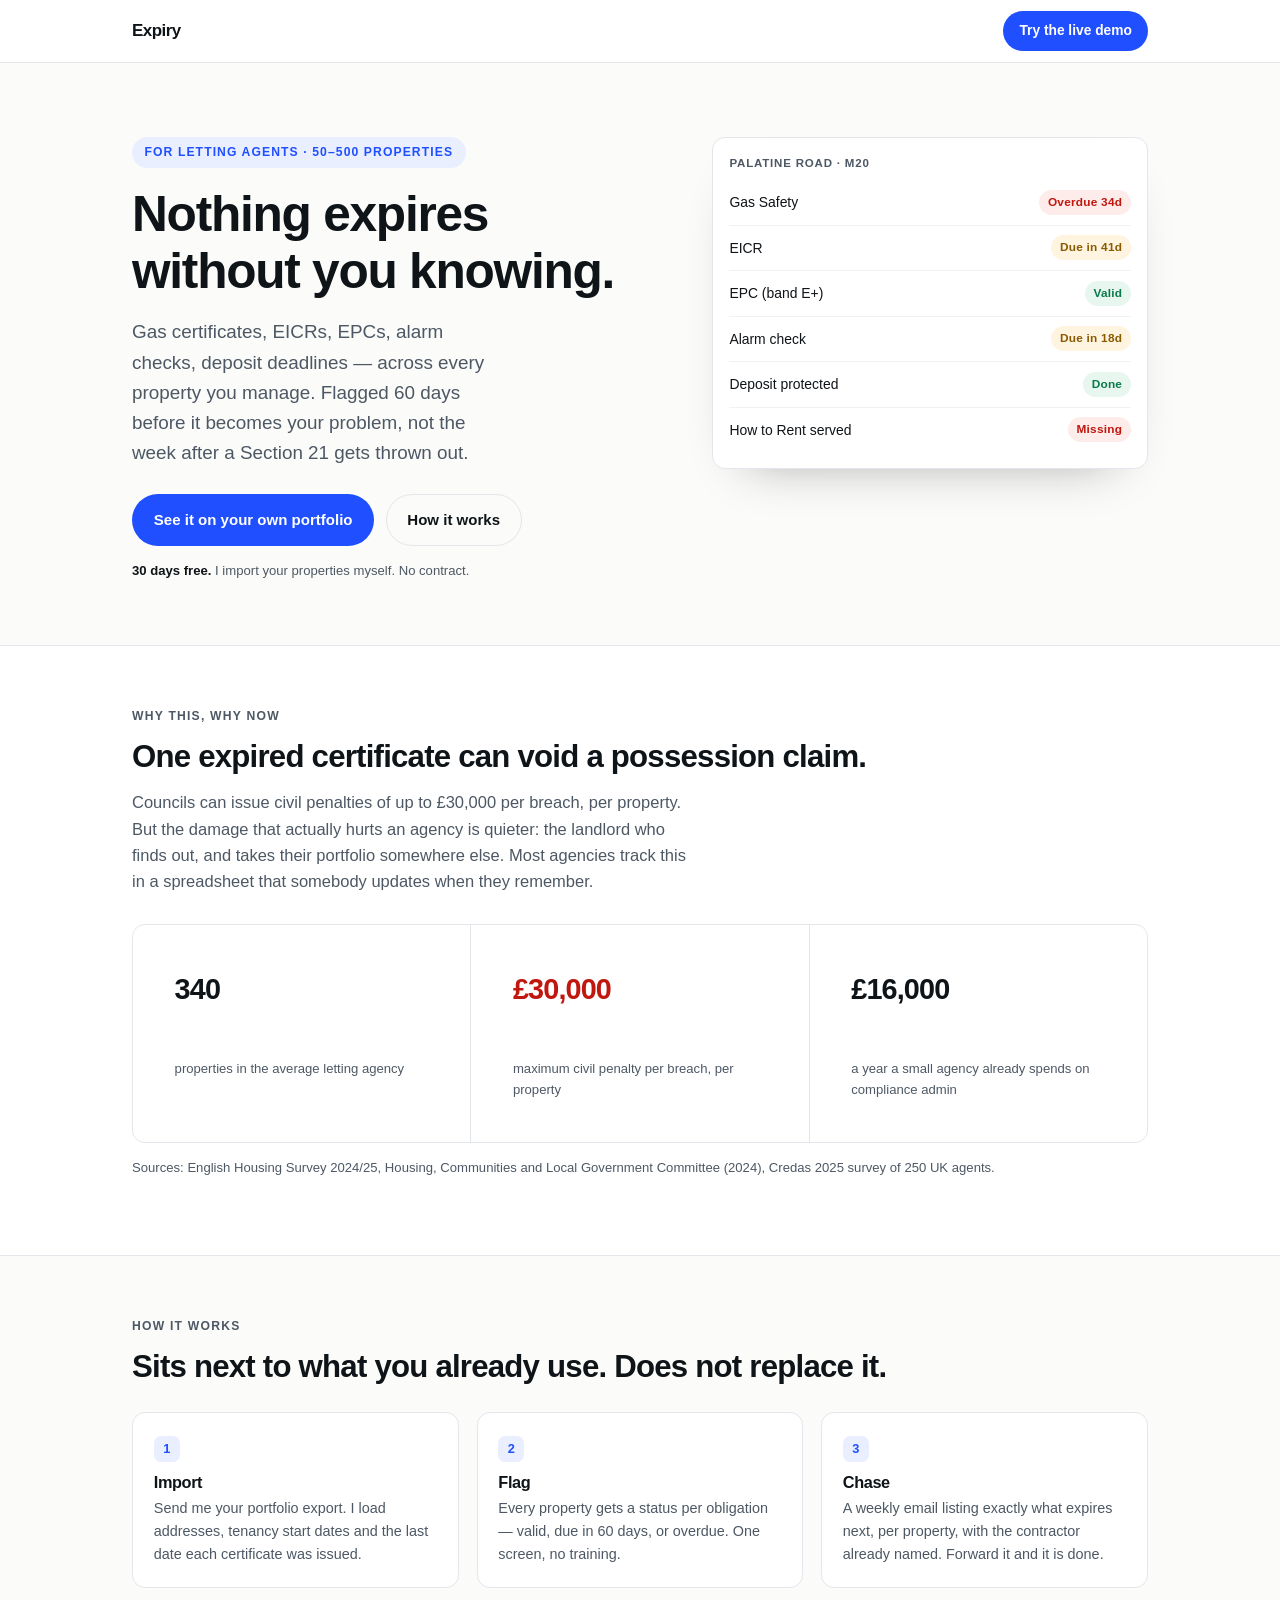
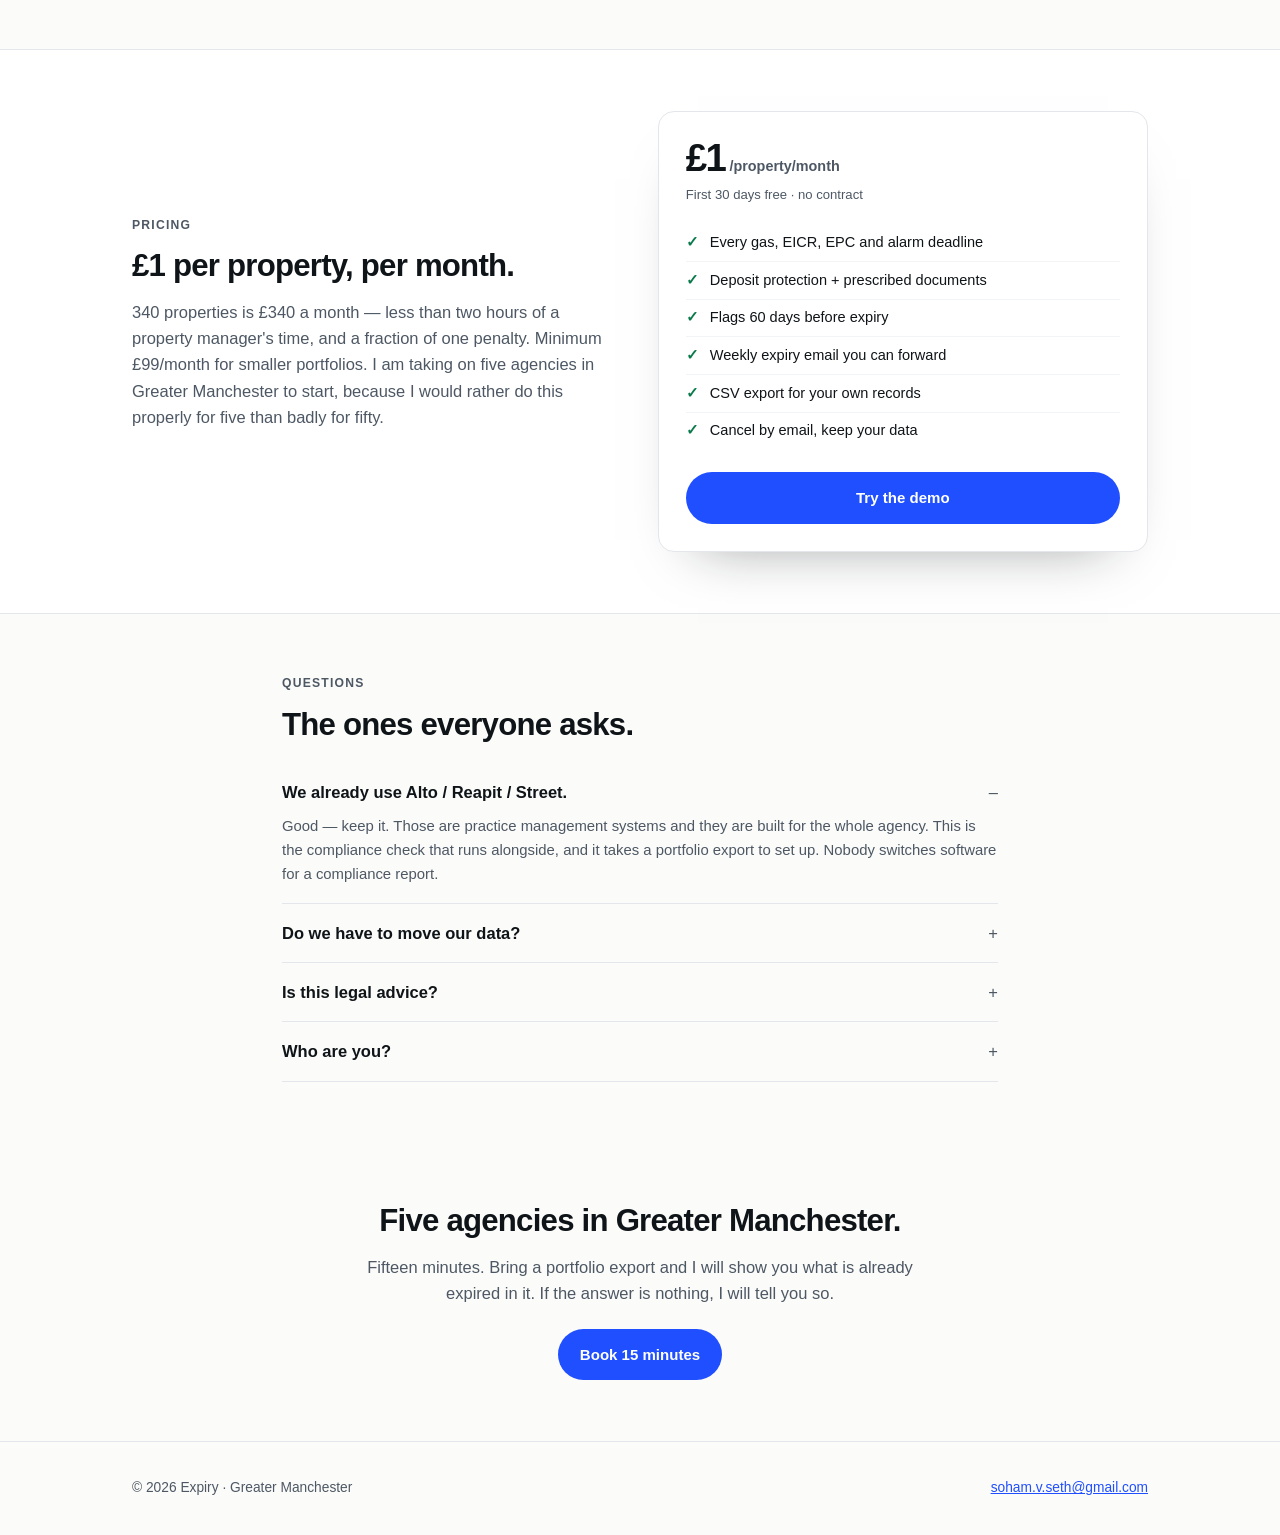
<file: site/index.html>
<!DOCTYPE html>
<html lang="en-GB">
<head>
<meta charset="utf-8">
<meta name="viewport" content="width=device-width, initial-scale=1">
<title>Expiry — nothing expires without you knowing</title>
<meta name="description" content="Compliance tracker for UK letting agents. Gas, EICR, EPC, alarms and deposit deadlines across every property, flagged 60 days early.">
<link rel="stylesheet" href="style.css">
<style>
  header { padding: clamp(2.6rem, 6vw, 4.6rem) 0 clamp(2rem, 4vw, 3rem); }
  .lede { font-size: clamp(1.02rem, 1.9vw, 1.18rem); color: var(--ink-soft); max-width: 36ch; }
  .cta-row { display: flex; gap: .7rem; flex-wrap: wrap; margin: 1.6rem 0 .9rem; }
  .hero-grid { display: grid; grid-template-columns: 1.1fr .9fr; gap: 3rem; align-items: start; }
  .shot { border: 1px solid var(--line); border-radius: var(--radius); background: var(--white); padding: 1rem; box-shadow: 0 24px 50px -36px rgba(15,20,24,.45); }
  .shot .row { display: flex; justify-content: space-between; align-items: center; gap: .5rem; padding: .6rem 0; border-bottom: 1px solid #f0f2f5; font-size: .87rem; }
  .shot .row:last-child { border-bottom: 0; }
  .shot .head { font-size: .72rem; font-weight: 700; letter-spacing: .07em; text-transform: uppercase; color: var(--ink-soft); padding-bottom: .5rem; }
  .math { display: grid; grid-template-columns: repeat(3, 1fr); gap: 1px; background: var(--line); border: 1px solid var(--line); border-radius: var(--radius); overflow: hidden; margin-top: 1.8rem; }
  .math div { background: var(--white); padding: 1.3rem; }
  .math .n { font-size: clamp(1.3rem, 2.9vw, 1.8rem); font-weight: 800; letter-spacing: -.03em; }
  .math .n.hot { color: var(--bad); }
  .math .l { font-size: .82rem; color: var(--ink-soft); margin-top: .25rem; }
  .cards { display: grid; grid-template-columns: repeat(auto-fit, minmax(220px, 1fr)); gap: 1.1rem; margin-top: 1.7rem; }
  .card { background: var(--white); border: 1px solid var(--line); border-radius: var(--radius); padding: 1.3rem; }
  .card p { font-size: .9rem; color: var(--ink-soft); margin: .35rem 0 0; }
  .num { display: inline-flex; align-items: center; justify-content: center; width: 26px; height: 26px; border-radius: 7px; background: var(--accent-soft); color: var(--accent); font-weight: 800; font-size: .8rem; margin-bottom: .7rem; }
  .price-wrap { display: grid; grid-template-columns: 1fr 1fr; gap: 2.2rem; align-items: center; }
  .price-card { background: var(--white); border: 1px solid var(--line); border-radius: 16px; padding: 1.7rem; box-shadow: 0 28px 56px -40px rgba(15,20,24,.5); }
  .amount { font-size: 2.4rem; font-weight: 800; letter-spacing: -.04em; line-height: 1; }
  .amount small { font-size: .9rem; font-weight: 600; color: var(--ink-soft); letter-spacing: 0; }
  .price-card ul { list-style: none; padding: 0; margin: 1.2rem 0 1.4rem; }
  .price-card li { padding: .42rem 0 .42rem 1.5rem; position: relative; font-size: .91rem; border-bottom: 1px solid #f2f4f6; }
  .price-card li:last-child { border-bottom: 0; }
  .price-card li::before { content: "✓"; position: absolute; left: 0; color: var(--good); font-weight: 800; }
  details { border-bottom: 1px solid var(--line); padding: 1rem 0; }
  details summary { cursor: pointer; font-weight: 650; list-style: none; display: flex; justify-content: space-between; gap: 1rem; }
  details summary::-webkit-details-marker { display: none; }
  details summary::after { content: "+"; color: var(--ink-soft); font-weight: 400; }
  details[open] summary::after { content: "–"; }
  details p { margin: .6rem 0 0; color: var(--ink-soft); font-size: .93rem; }
  @media (max-width: 840px) { .hero-grid, .price-wrap { grid-template-columns: 1fr; gap: 2rem; } .math { grid-template-columns: 1fr; } }
</style>
</head>
<body>

<nav>
  <div class="wrap">
    <div class="brand" data-cfg="brand">Expiry</div>
    <a class="btn btn-primary btn-sm" href="app.html">Try the live demo</a>
  </div>
</nav>

<header>
  <div class="wrap hero-grid">
    <div>
      <div class="eyebrow">For <span data-cfg="niche">letting agents</span> · 50–500 properties</div>
      <h1>Nothing expires without you knowing.</h1>
      <p class="lede" style="margin-top:1.1rem">
        Gas certificates, EICRs, EPCs, alarm checks, deposit deadlines — across every
        property you manage. Flagged 60 days before it becomes your problem, not
        the week after a Section 21 gets thrown out.
      </p>
      <div class="cta-row">
        <a class="btn btn-primary" href="app.html">See it on your own portfolio</a>
        <a class="btn btn-ghost" href="#how">How it works</a>
      </div>
      <p class="tiny muted"><b style="color:var(--ink)">30 days free.</b> I import your properties myself. No contract.</p>
    </div>

    <div class="shot" aria-hidden="true">
      <div class="head">Palatine Road · M20</div>
      <div class="row"><span>Gas Safety</span><span class="pill pill-bad">Overdue 34d</span></div>
      <div class="row"><span>EICR</span><span class="pill pill-warn">Due in 41d</span></div>
      <div class="row"><span>EPC (band E+)</span><span class="pill pill-good">Valid</span></div>
      <div class="row"><span>Alarm check</span><span class="pill pill-warn">Due in 18d</span></div>
      <div class="row"><span>Deposit protected</span><span class="pill pill-good">Done</span></div>
      <div class="row"><span>How to Rent served</span><span class="pill pill-bad">Missing</span></div>
    </div>
  </div>
</header>

<section class="band">
  <div class="wrap">
    <div class="kicker">Why this, why now</div>
    <h2>One expired certificate can void a possession claim.</h2>
    <p class="muted" style="max-width:62ch;margin-top:.9rem">
      Councils can issue civil penalties of up to £30,000 per breach, per property.
      But the damage that actually hurts an agency is quieter: the landlord who
      finds out, and takes their portfolio somewhere else. Most agencies track
      this in a spreadsheet that somebody updates when they remember.
    </p>
    <div class="math">
      <div>
        <div class="n">340</div>
        <div class="l">properties in the average letting agency</div>
      </div>
      <div>
        <div class="n hot">£30,000</div>
        <div class="l">maximum civil penalty per breach, per property</div>
      </div>
      <div>
        <div class="n">£16,000</div>
        <div class="l">a year a small agency already spends on compliance admin</div>
      </div>
    </div>
    <p class="tiny muted" style="margin-top:.9rem">
      Sources: English Housing Survey 2024/25, Housing, Communities and Local Government
      Committee (2024), Credas 2025 survey of 250 UK agents.
    </p>
  </div>
</section>

<section id="how">
  <div class="wrap">
    <div class="kicker">How it works</div>
    <h2>Sits next to what you already use. Does not replace it.</h2>
    <div class="cards">
      <div class="card">
        <div class="num">1</div>
        <h3>Import</h3>
        <p>Send me your portfolio export. I load addresses, tenancy start dates and the last date each certificate was issued.</p>
      </div>
      <div class="card">
        <div class="num">2</div>
        <h3>Flag</h3>
        <p>Every property gets a status per obligation — valid, due in 60 days, or overdue. One screen, no training.</p>
      </div>
      <div class="card">
        <div class="num">3</div>
        <h3>Chase</h3>
        <p>A weekly email listing exactly what expires next, per property, with the contractor already named. Forward it and it is done.</p>
      </div>
    </div>
  </div>
</section>

<section class="band">
  <div class="wrap price-wrap">
    <div>
      <div class="kicker">Pricing</div>
      <h2><span data-cfg="price">£1</span> per property, per month.</h2>
      <p class="muted" style="margin-top:.9rem">
        340 properties is £340 a month — less than two hours of a property
        manager's time, and a fraction of one penalty. Minimum <span data-cfg="min">£99</span>/month for
        smaller portfolios. I am taking on five agencies in Greater Manchester
        to start, because I would rather do this properly for five than badly for fifty.
      </p>
    </div>
    <div class="price-card">
      <div class="amount"><span data-cfg="price">£1</span><small> /property/month</small></div>
      <p class="tiny muted" style="margin-top:.4rem">First 30 days free · no contract</p>
      <ul>
        <li>Every gas, EICR, EPC and alarm deadline</li>
        <li>Deposit protection + prescribed documents</li>
        <li>Flags 60 days before expiry</li>
        <li>Weekly expiry email you can forward</li>
        <li>CSV export for your own records</li>
        <li>Cancel by email, keep your data</li>
      </ul>
      <a class="btn btn-primary" href="app.html" style="width:100%">Try the demo</a>
    </div>
  </div>
</section>

<section>
  <div class="wrap" style="max-width:760px">
    <div class="kicker">Questions</div>
    <h2 style="margin-bottom:1.3rem">The ones everyone asks.</h2>
    <details open>
      <summary>We already use Alto / Reapit / Street.</summary>
      <p>Good — keep it. Those are practice management systems and they are built for the whole agency. This is the compliance check that runs alongside, and it takes a portfolio export to set up. Nobody switches software for a compliance report.</p>
    </details>
    <details>
      <summary>Do we have to move our data?</summary>
      <p>You send an export, I import it, and the demo stores nothing on a server. If you want the hosted version later, it is your call and your data comes with you.</p>
    </details>
    <details>
      <summary>Is this legal advice?</summary>
      <p>No. It is a reminder system. You remain responsible for holding valid certificates and serving the right documents before a tenancy starts. Nothing here makes an agency compliant on its own.</p>
    </details>
    <details>
      <summary>Who are you?</summary>
      <p><span data-cfg="founder">Soham Vishal Seth</span>, based in <span data-cfg="town">Greater Manchester</span>, building this on my own. That is why it costs £1 per property and not £1.50 with a three-year contract — and why you get me on the phone, not a support queue.</p>
    </details>
  </div>
</section>

<section>
  <div class="wrap" style="text-align:center;max-width:620px">
    <h2>Five agencies in <span data-cfg="town">Greater Manchester</span>.</h2>
    <p class="muted" style="margin:.9rem 0 1.4rem">
      Fifteen minutes. Bring a portfolio export and I will show you what is
      already expired in it. If the answer is nothing, I will tell you so.
    </p>
    <a class="btn btn-primary" href="mailto:soham.v.seth@gmail.com" data-cfg-link="booking">Book 15 minutes</a>
  </div>
</section>

<footer>
  <div class="wrap">
    <div>© <span id="yr">2026</span> <span data-cfg="brand">Expiry</span> · <span data-cfg="town">Greater Manchester</span></div>
    <div><a href="mailto:soham.v.seth@gmail.com" data-cfg-link="email" data-cfg="email">soham.v.seth@gmail.com</a></div>
  </div>
</footer>
<script src="config.js"></script>
<script>document.getElementById("yr").textContent = new Date().getFullYear();</script>
</body>
</html>
</file>
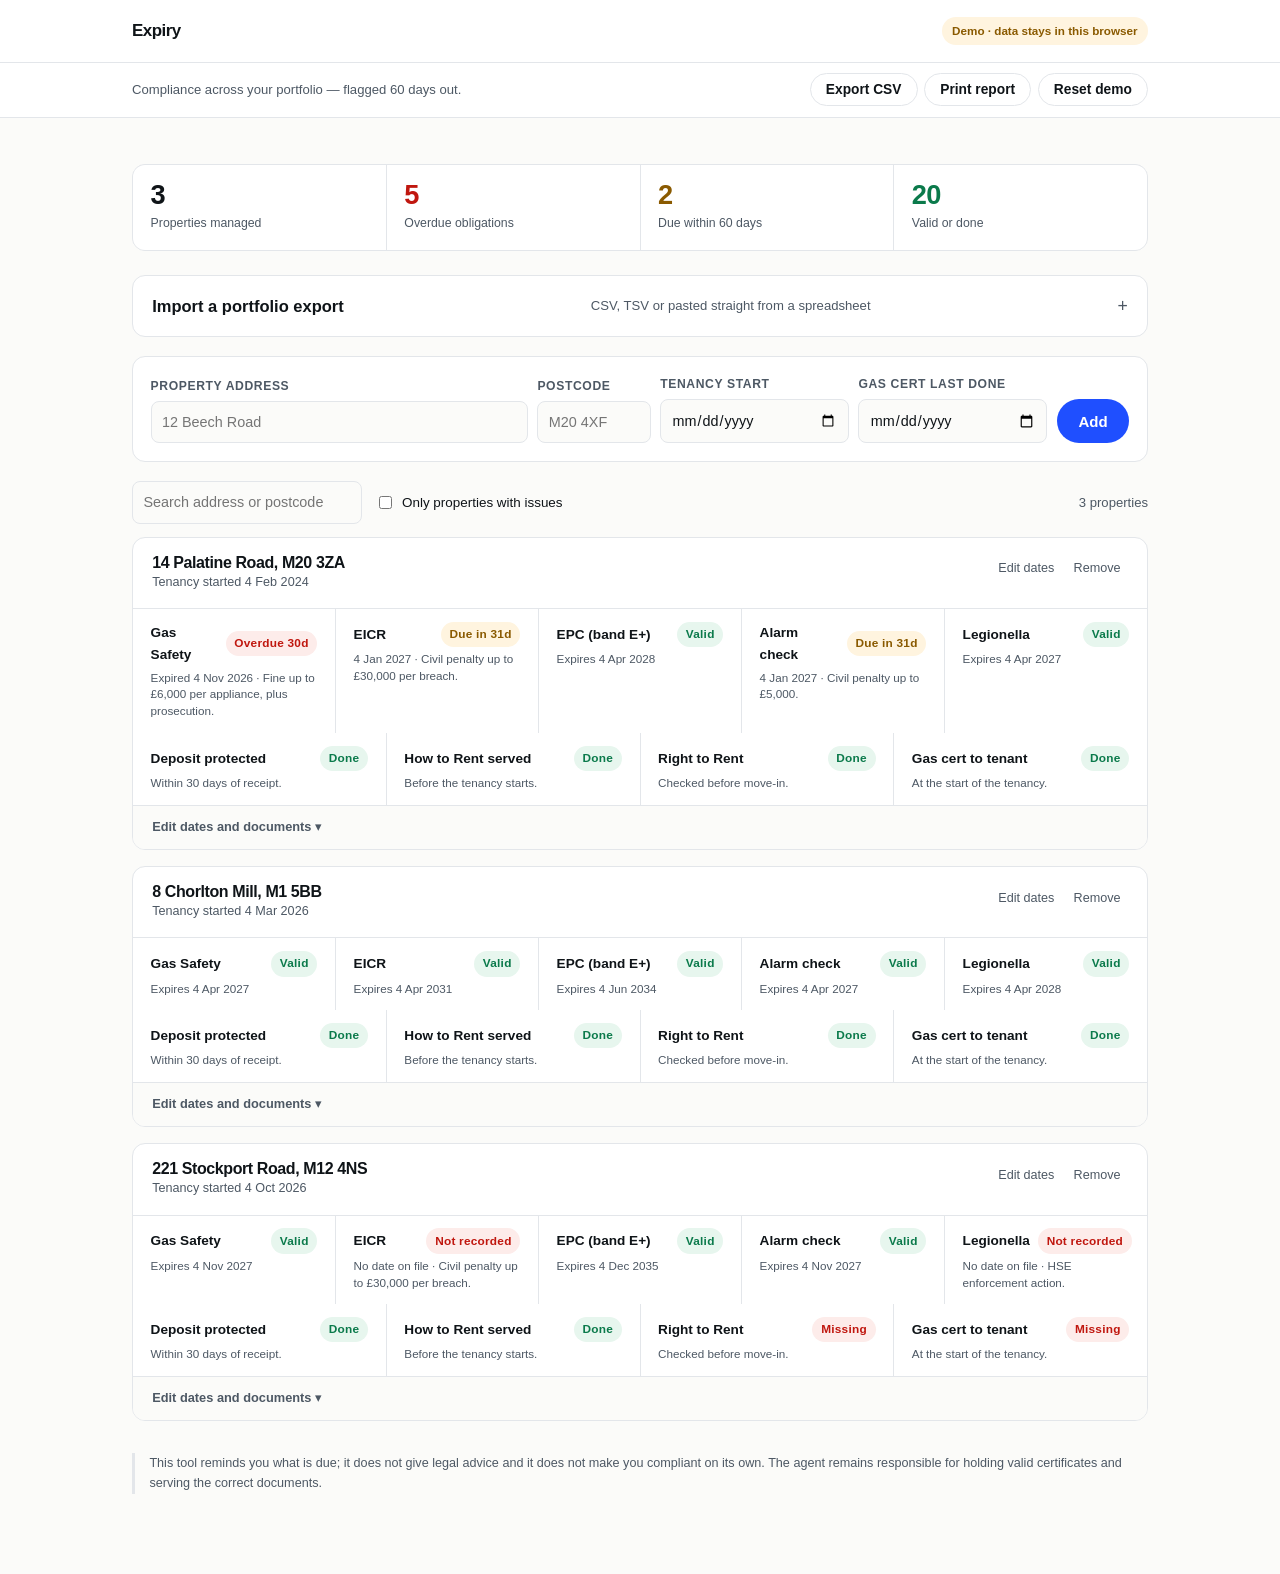
<file: site/app.html>
<!DOCTYPE html>
<html lang="en-GB">
<head>
<meta charset="utf-8">
<meta name="viewport" content="width=device-width, initial-scale=1">
<title>Expiry — compliance tracker for lettings portfolios</title>
<meta name="description" content="Every gas certificate, EICR, EPC and deposit deadline across your portfolio, flagged 60 days before it becomes a problem.">
<link rel="stylesheet" href="style.css">
<style>
  .bar { background: var(--white); border-bottom: 1px solid var(--line); }
  .bar .wrap { display: flex; align-items: center; justify-content: space-between; gap: 1rem; padding-top: .65rem; padding-bottom: .65rem; }
  .badge-demo { font-size: .73rem; font-weight: 700; background: var(--warn-soft); color: var(--warn); padding: .3rem .65rem; border-radius: 999px; white-space: nowrap; }

  .stats { display: grid; grid-template-columns: repeat(4, 1fr); gap: 1px; background: var(--line); border: 1px solid var(--line); border-radius: var(--radius); overflow: hidden; margin: 1.5rem 0; }
  .stat { background: var(--white); padding: 1rem 1.1rem; }
  .stat .n { font-size: 1.7rem; font-weight: 800; letter-spacing: -.03em; line-height: 1; }
  .stat .l { font-size: .77rem; color: var(--ink-soft); margin-top: .35rem; }
  .stat.bad .n { color: var(--bad); }
  .stat.warn .n { color: var(--warn); }
  .stat.good .n { color: var(--good); }

  input, select, textarea { width: 100%; padding: .55rem .65rem; font: inherit; font-size: .9rem; border: 1px solid var(--line); border-radius: 8px; background: var(--paper); color: var(--ink); }
  input[type=checkbox] { width: auto; }
  input:focus, select:focus, textarea:focus { outline: 2px solid var(--accent-soft); border-color: var(--accent); }
  label { font-size: .76rem; font-weight: 700; color: var(--ink-soft); text-transform: uppercase; letter-spacing: .05em; }
  label.chk { text-transform: none; letter-spacing: 0; font-size: .84rem; font-weight: 500; color: var(--ink); display: flex; gap: .45rem; align-items: center; }

  form.add { display: grid; grid-template-columns: 2fr .6fr 1fr 1fr auto; gap: .6rem; align-items: end; background: var(--white); border: 1px solid var(--line); border-radius: var(--radius); padding: 1.1rem; margin-bottom: 1.2rem; }
  form.add label { display: block; margin-bottom: .3rem; }

  .importer { background: var(--white); border: 1px solid var(--line); border-radius: var(--radius); margin-bottom: 1.2rem; }
  .importer > summary { padding: 1rem 1.2rem; font-weight: 650; cursor: pointer; list-style: none; display: flex; justify-content: space-between; align-items: center; gap: 1rem; }
  .importer > summary::-webkit-details-marker { display: none; }
  .importer > summary::after { content: "+"; color: var(--ink-soft); font-weight: 400; font-size: 1.1rem; }
  .importer[open] > summary::after { content: "–"; }
  .importer .body { padding: 0 1.2rem 1.2rem; }
  .importer .grid2 { display: grid; grid-template-columns: 1fr 1fr; gap: .9rem; }
  .importer label { display: block; margin-bottom: .3rem; }
  .importer textarea { min-height: 118px; font-family: ui-monospace, SFMono-Regular, Menlo, monospace; font-size: .8rem; line-height: 1.5; }
  .import-actions { display: flex; gap: .6rem; align-items: center; margin-top: .8rem; flex-wrap: wrap; }
  .import-actions .tiny { text-transform: none; letter-spacing: 0; font-weight: 400; color: var(--ink); display: flex; gap: .35rem; align-items: center; }
  .report { margin-top: .9rem; font-size: .88rem; }
  .report:empty { display: none; }
  .report p { margin: 0 0 .45rem; }
  .report code { background: var(--accent-soft); color: var(--accent); padding: .05rem .3rem; border-radius: 4px; font-size: .78rem; }
  .report .err { color: var(--bad); font-weight: 600; }
  table.preview { width: 100%; border-collapse: collapse; margin-top: .5rem; font-size: .8rem; }
  table.preview th { text-align: left; font-weight: 700; color: var(--ink-soft); border-bottom: 1px solid var(--line); padding: .35rem .4rem; }
  table.preview td { border-bottom: 1px solid #f2f4f6; padding: .35rem .4rem; }

  .toolbar { display: flex; align-items: center; justify-content: space-between; gap: 1rem; margin: 1.2rem 0 .8rem; flex-wrap: wrap; }
  .toolbar .left { display: flex; align-items: center; gap: .8rem; flex-wrap: wrap; }
  .toolbar input[type=search] { width: 230px; text-transform: none; }

  .prop { background: var(--white); border: 1px solid var(--line); border-radius: var(--radius); margin-bottom: 1rem; overflow: hidden; }
  .prop-head { display: flex; align-items: flex-start; justify-content: space-between; gap: 1rem; padding: 1rem 1.2rem; border-bottom: 1px solid var(--line); }
  .prop-head h3 { font-size: 1rem; }
  .prop-head .meta { font-size: .79rem; color: var(--ink-soft); }
  .prop-actions { display: flex; gap: .3rem; flex-shrink: 0; }
  .checks { display: grid; grid-template-columns: repeat(auto-fit, minmax(190px, 1fr)); gap: 1px; background: var(--line); }
  .check { background: var(--white); padding: .8rem 1.1rem; }
  .check .top { display: flex; align-items: center; justify-content: space-between; gap: .5rem; margin-bottom: .25rem; }
  .check .name { font-size: .85rem; font-weight: 650; }
  .check .note { font-size: .73rem; color: var(--ink-soft); line-height: 1.45; }
  .link-btn { background: none; border: 0; color: var(--ink-soft); font: inherit; font-size: .79rem; cursor: pointer; padding: .3rem .45rem; border-radius: 6px; white-space: nowrap; }
  .link-btn:hover { background: var(--line); color: var(--ink); }

  details.edit { border-top: 1px solid var(--line); background: var(--paper); }
  details.edit > summary { padding: .7rem 1.2rem; font-size: .8rem; font-weight: 650; color: var(--ink-soft); cursor: pointer; list-style: none; }
  details.edit > summary::-webkit-details-marker { display: none; }
  details.edit > summary::after { content: " ▾"; font-weight: 400; }
  details.edit[open] > summary::after { content: " ▴"; }
  .edit-grid { display: grid; grid-template-columns: repeat(auto-fit, minmax(170px, 1fr)); gap: .8rem; padding: 0 1.2rem 1rem; }
  .edit-grid label { display: block; text-transform: none; letter-spacing: 0; font-weight: 600; font-size: .78rem; color: var(--ink); }
  .edit-grid input[type=date] { margin-top: .3rem; }

  .empty { text-align: center; padding: 3rem 1rem; color: var(--ink-soft); background: var(--white); border: 1px solid var(--line); border-radius: var(--radius); }
  .disclaimer { font-size: .79rem; color: var(--ink-soft); border-left: 3px solid var(--line); padding-left: .9rem; margin-top: 2rem; }

  @media (max-width: 820px) {
    .stats { grid-template-columns: repeat(2, 1fr); }
    form.add { grid-template-columns: 1fr 1fr; }
    .importer .grid2 { grid-template-columns: 1fr; }
    .toolbar input[type=search] { width: 100%; }
  }

  /* A report a client can print or save as PDF and forward to a landlord. */
  @media print {
    nav, .bar, .importer, form.add, .toolbar, .prop-actions, details.edit, .disclaimer, .link-btn, .badge-demo { display: none !important; }
    body { background: #fff; font-size: 11pt; }
    .prop { page-break-inside: avoid; border: 1px solid #ccc; margin-bottom: 8pt; }
    .check { padding: 4pt 6pt; }
    .stats { margin-bottom: 10pt; }
    a[href]::after { content: ""; }
  }
</style>
</head>
<body>

<nav>
  <div class="wrap">
    <a href="index.html" class="brand" style="text-decoration:none;color:inherit" data-cfg="brand">Expiry</a>
    <span class="badge-demo">Demo · data stays in this browser</span>
  </div>
</nav>

<div class="bar">
  <div class="wrap">
    <div class="tiny muted">Compliance across your portfolio — flagged 60 days out.</div>
    <div style="display:flex;gap:.4rem;flex-wrap:wrap">
      <button class="btn btn-ghost btn-sm" id="export" type="button">Export CSV</button>
      <button class="btn btn-ghost btn-sm" id="print" type="button">Print report</button>
      <button class="btn btn-ghost btn-sm" id="reset" type="button">Reset demo</button>
    </div>
  </div>
</div>

<main class="wrap" style="padding-top:1.4rem;padding-bottom:4rem">

  <div class="stats">
    <div class="stat"><div class="n" id="s-props">0</div><div class="l">Properties managed</div></div>
    <div class="stat bad"><div class="n" id="s-over">0</div><div class="l">Overdue obligations</div></div>
    <div class="stat warn"><div class="n" id="s-soon">0</div><div class="l">Due within 60 days</div></div>
    <div class="stat good"><div class="n" id="s-clear">0</div><div class="l">Valid or done</div></div>
  </div>

  <details class="importer">
    <summary>Import a portfolio export <span class="tiny muted" style="font-weight:400;text-transform:none">CSV, TSV or pasted straight from a spreadsheet</span></summary>
    <div class="body">
      <div class="grid2">
        <div>
          <label for="file">Upload a file</label>
          <input id="file" type="file" accept=".csv,.tsv,.txt,text/csv,text/plain">
        </div>
        <div>
          <label for="paste">…or paste rows from Excel / Google Sheets</label>
          <textarea id="paste" placeholder="Property,Postcode,Tenancy Start,Gas Safety,EICR,EPC,Smoke Alarms
14 Palatine Road M20 3ZA,12/03/2023,14/01/2026,02/09/2021,30/06/2019,01/02/2026"></textarea>
        </div>
      </div>
      <div class="import-actions">
        <button class="btn btn-ghost btn-sm" id="preview-btn" type="button">Preview</button>
        <label class="tiny" for="replace"><input type="checkbox" id="replace" checked> Replace the portfolio</label>
        <button class="btn btn-primary btn-sm" id="import-btn" type="button" disabled>Import</button>
      </div>
      <div class="report" id="import-report" aria-live="polite"></div>
    </div>
  </details>

  <form class="add" id="add-form">
    <div>
      <label for="addr">Property address</label>
      <input id="addr" placeholder="12 Beech Road" required>
    </div>
    <div>
      <label for="pcode">Postcode</label>
      <input id="pcode" placeholder="M20 4XF">
    </div>
    <div>
      <label for="start">Tenancy start</label>
      <input id="start" type="date">
    </div>
    <div>
      <label for="gas">Gas cert last done</label>
      <input id="gas" type="date">
    </div>
    <button class="btn btn-primary" type="submit">Add</button>
  </form>

  <div class="toolbar">
    <div class="left">
      <input type="search" id="search" placeholder="Search address or postcode" aria-label="Search properties">
      <label class="chk" for="only-issues"><input type="checkbox" id="only-issues"> Only properties with issues</label>
    </div>
    <span class="tiny muted" id="list-count"></span>
  </div>

  <div id="list"></div>

  <p class="disclaimer">
    This tool reminds you what is due; it does not give legal advice and it does not
    make you compliant on its own. The agent remains responsible for holding valid
    certificates and serving the correct documents.
  </p>
</main>

<script src="config.js"></script>
<script src="tracker.js"></script>
</body>
</html>
</file>
<file: site/style.css>
/* Shared design system for the lettings compliance demo. */
:root {
  --ink: #0f1418;
  --ink-soft: #4d5864;
  --line: #e3e6ea;
  --paper: #fbfbf9;
  --white: #fff;
  --accent: #1f4fff;
  --accent-soft: #eaefff;
  --bad: #c0170f;
  --bad-soft: #fdecea;
  --warn: #8a5a00;
  --warn-soft: #fff4df;
  --good: #0b7a4b;
  --good-soft: #e7f6ee;
  --radius: 13px;
}
* { box-sizing: border-box; }
html { scroll-behavior: smooth; }
body {
  margin: 0; background: var(--paper); color: var(--ink);
  font: 16.5px/1.6 ui-sans-serif, -apple-system, "Segoe UI", Inter, Roboto, sans-serif;
  -webkit-font-smoothing: antialiased;
}
h1, h2, h3 { line-height: 1.15; letter-spacing: -.025em; margin: 0; }
h1 { font-size: clamp(1.9rem, 4.6vw, 3.1rem); font-weight: 800; }
h2 { font-size: clamp(1.35rem, 2.9vw, 1.95rem); font-weight: 750; }
h3 { font-size: 1.02rem; font-weight: 700; }
p { margin: 0 0 1rem; }
a { color: var(--accent); }
.wrap { max-width: 1060px; margin: 0 auto; padding: 0 22px; }
.brand { font-weight: 800; letter-spacing: -.03em; font-size: 1.06rem; }
.brand span { color: var(--accent); }
nav { border-bottom: 1px solid var(--line); background: var(--white); }
nav .wrap { display: flex; align-items: center; justify-content: space-between; height: 62px; }
.btn {
  display: inline-flex; align-items: center; justify-content: center; gap: .45rem;
  padding: .8rem 1.3rem; border-radius: 999px; font-weight: 650; font-size: .94rem;
  text-decoration: none; border: 1px solid transparent; cursor: pointer; font-family: inherit;
  transition: transform .12s ease, background .12s ease;
}
.btn:hover { transform: translateY(-1px); }
.btn-primary { background: var(--accent); color: #fff; }
.btn-primary:hover { background: #1a45e0; }
.btn-ghost { background: transparent; color: var(--ink); border-color: var(--line); }
.btn-ghost:hover { background: var(--paper); }
.btn-sm { padding: .5rem .95rem; font-size: .86rem; }
.kicker {
  font-size: .76rem; font-weight: 700; letter-spacing: .1em;
  text-transform: uppercase; color: var(--ink-soft); margin-bottom: .8rem;
}
.eyebrow {
  display: inline-block; font-size: .76rem; font-weight: 700; letter-spacing: .09em;
  text-transform: uppercase; color: var(--accent); background: var(--accent-soft);
  padding: .38rem .78rem; border-radius: 999px; margin-bottom: 1.1rem;
}
.pill {
  display: inline-block; font-size: .74rem; font-weight: 700; padding: .2rem .55rem;
  border-radius: 999px; letter-spacing: .02em; white-space: nowrap;
}
.pill-bad { background: var(--bad-soft); color: var(--bad); }
.pill-warn { background: var(--warn-soft); color: var(--warn); }
.pill-good { background: var(--good-soft); color: var(--good); }
section { padding: clamp(2.2rem, 5vw, 3.8rem) 0; }
.band { background: var(--white); border-top: 1px solid var(--line); border-bottom: 1px solid var(--line); }
.muted { color: var(--ink-soft); }
.tiny { font-size: .82rem; }
footer { padding: 2.2rem 0; border-top: 1px solid var(--line); font-size: .86rem; color: var(--ink-soft); }
footer .wrap { display: flex; justify-content: space-between; gap: 1rem; flex-wrap: wrap; }
@media (max-width: 820px) { nav .btn { display: none; } }
</file>
